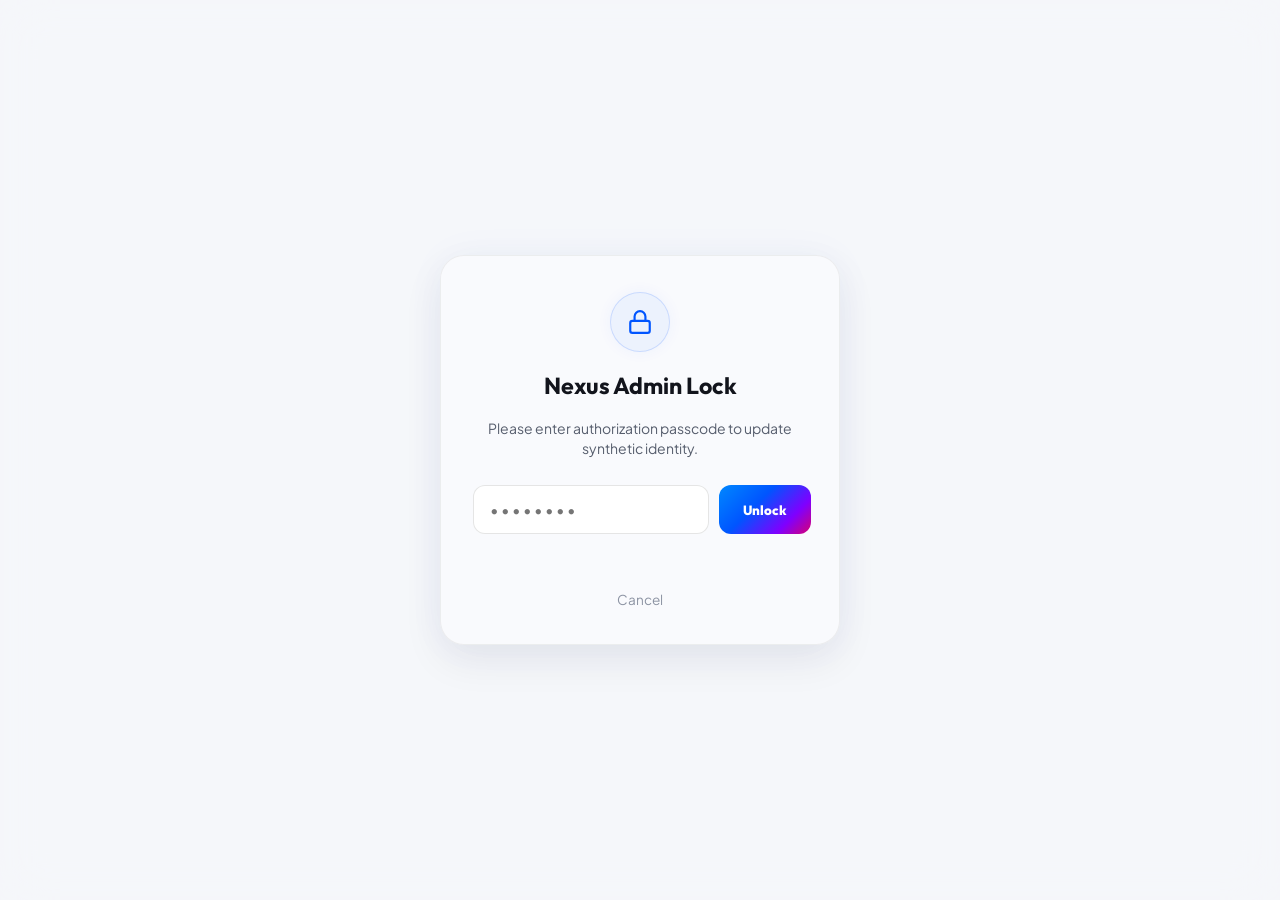
<file: admin.html>
<!DOCTYPE html>
<html lang="en">
<head>
    <meta charset="UTF-8">
    <meta name="viewport" content="width=device-width, initial-scale=1.0">
    <title>Heyahaana | Admin Control Panel</title>
    
    <!-- Favicon -->
    <link rel="icon" type="image/jpeg" href="public/favicon/Faveicona.jpg">
    
    <!-- Google Fonts -->
    <link rel="preconnect" href="https://fonts.googleapis.com">
    <link rel="preconnect" href="https://fonts.gstatic.com" crossorigin>
    <link href="https://fonts.googleapis.com/css2?family=Outfit:wght@300;400;600;800&family=Plus+Jakarta+Sans:wght@300;400;500;600&display=swap" rel="stylesheet">
    
    <!-- Stylesheets -->
    <link rel="stylesheet" href="style.css">
</head>
<body class="admin-body">
    <!-- Ambient Background Glows -->
    <div class="ambient-glow glow-1"></div>
    <div class="ambient-glow glow-2"></div>
    
    <!-- Passcode Lock Screen Modal -->
    <div id="lock-screen" class="lock-screen-overlay">
        <div class="lock-card">
            <div class="lock-icon">
                <svg viewBox="0 0 24 24" fill="none" stroke="currentColor" stroke-width="2">
                    <rect x="3" y="11" width="18" height="11" rx="2" ry="2"></rect>
                    <path d="M7 11V7a5 5 0 0 1 10 0v4"></path>
                </svg>
            </div>
            <h2>Nexus Admin Lock</h2>
            <p>Please enter authorization passcode to update synthetic identity.</p>
            <div class="passcode-input-group">
                <input type="password" id="passcode-field" placeholder="••••••••" aria-label="Enter passcode">
                <button id="passcode-submit-btn">Unlock</button>
            </div>
            <p id="lock-error-msg" class="lock-error-text"></p>
            <a href="index.html" class="back-to-bio-btn">Cancel</a>
        </div>
    </div>

    <!-- Main Admin Dashboard Panel (Hidden until unlocked) -->
    <div id="admin-dashboard" class="container admin-container hidden">
        <header class="admin-header fade-in">
            <div class="admin-title-row">
                <a href="index.html" class="back-arrow-link" title="Return to bio page">
                    <svg viewBox="0 0 24 24" fill="none" stroke="currentColor" stroke-width="2">
                        <line x1="19" y1="12" x2="5" y2="12"></line>
                        <polyline points="12 19 5 12 12 5"></polyline>
                    </svg>
                </a>
                <h1>Aria.Nexus Admin</h1>
            </div>
            <p class="admin-subtitle">Modify profile definitions, brand collaborations, and clickable links.</p>
        </header>

        <main class="admin-main fade-in-delayed">
            <!-- 1. Profile Details Card -->
            <section class="admin-card">
                <div class="admin-card-header">
                    <h3>1. Profile Customization</h3>
                </div>
                <div class="admin-card-body">
                    <div class="form-group">
                        <label for="admin-profile-name">Display Name</label>
                        <input type="text" id="admin-profile-name" placeholder="Aria Thorne">
                    </div>
                    <div class="form-group">
                        <label for="admin-profile-handle">Social Handle</label>
                        <input type="text" id="admin-profile-handle" placeholder="@aria.nexus">
                    </div>
                    <div class="form-group">
                        <label for="admin-profile-avatar">Avatar URL</label>
                        <input type="text" id="admin-profile-avatar" placeholder="assets/avatar.png">
                    </div>
                    <div class="form-group">
                        <label for="admin-profile-bio">Bio Text (HTML allowed)</label>
                        <textarea id="admin-profile-bio" rows="3" placeholder="AI Synthesized Digital Creator..."></textarea>
                    </div>
                </div>
            </section>

            <!-- 2. Bio Link Visitors Log -->
            <section class="admin-card">
                <div class="admin-card-header">
                    <h3>2. Bio Link Visitors Log</h3>
                    <button type="button" id="btn-clear-visits" class="btn-clear-visits" title="Clear Visitor Log">
                        Clear Log
                    </button>
                </div>
                <div class="admin-card-body">
                    <!-- Stats Grid -->
                    <div class="visitor-stats">
                        <div class="stat-box" style="grid-column: span 2;">
                            <span id="total-bio-visits" class="stat-value">0</span>
                            <span class="stat-label">Total Visitors Count</span>
                        </div>
                    </div>
                    
                    <!-- Visitors Log Panel -->
                    <div class="visitor-log-panel">
                        <label>Recent Visitors</label>
                        <div id="admin-visitor-list" class="admin-visitor-list">
                            <!-- Populated dynamically via admin.js -->
                        </div>
                    </div>
                </div>
            </section>

            <!-- 3. Links Management Grid -->
            <section class="admin-card">
                <div class="admin-card-header">
                    <h3>3. Links Manager</h3>
                </div>
                <div class="admin-card-body">
                    <!-- Current Links List Wrapper -->
                    <div class="links-list-panel">
                        <label>Active Links Listing</label>
                        <div id="admin-links-list" class="admin-links-list">
                            <!-- Populated dynamically via admin.js -->
                        </div>
                    </div>

                    <hr class="admin-divider">

                    <!-- Link Form for Add/Edit -->
                    <div id="link-form-container" class="link-form-card">
                        <h4 id="link-form-title">Add New Link Card</h4>
                        <input type="hidden" id="edit-link-index" value="-1">
                        
                        <div class="form-group">
                            <label for="admin-link-title">Link Title</label>
                            <input type="text" id="admin-link-title" placeholder="e.g. Subscribe to Substack">
                        </div>
                        <div class="form-group">
                            <label for="admin-link-subtitle">Link Subtitle (Description)</label>
                            <input type="text" id="admin-link-subtitle" placeholder="e.g. Weekly updates on AI models">
                        </div>
                        <div class="form-group">
                            <label for="admin-link-url">Target URL</label>
                            <input type="text" id="admin-link-url" placeholder="https://domain.com/link">
                        </div>
                        <div class="form-row-2">
                            <div class="form-group">
                                <label for="admin-link-icon">Icon Graphic</label>
                                <select id="admin-link-icon">
                                    <option value="model">Neural Grid / Database</option>
                                    <option value="newsletter">Envelope / Mail</option>
                                    <option value="portfolio">Globe / Planet</option>
                                    <option value="keynote">Play Arrow</option>
                                    <option value="generic">External Link Chain</option>
                                </select>
                            </div>
                            <div class="form-group link-form-actions">
                                <label class="hidden-label">Control</label>
                                <div class="btn-group-2">
                                    <button type="button" id="btn-save-link" class="admin-btn-secondary">Save Link</button>
                                    <button type="button" id="btn-cancel-link" class="admin-btn-dark hidden">Cancel</button>
                                </div>
                            </div>
                        </div>
                    </div>
                </div>
            </section>

            <!-- Save Control Bar -->
            <div class="admin-save-footer">
                <button type="button" id="btn-save-dashboard" class="admin-btn-primary">
                    <svg viewBox="0 0 24 24" fill="none" stroke="currentColor" stroke-width="2.5" stroke-linecap="round" stroke-linejoin="round">
                        <polyline points="20 6 9 17 4 12"></polyline>
                    </svg>
                    Save All Changes
                </button>
                <a href="index.html" class="admin-btn-dark">Cancel &amp; Go Back</a>
            </div>
        </main>
    </div>

    <!-- Notification Toast Container -->
    <div id="toast" class="toast" role="alert">Changes persisted successfully!</div>

    <!-- Admin Panel Script -->
    <script src="admin.js"></script>
</body>
</html>
</file>
<file: style.css>
/* CSS Reset and Base Variables - White Theme */
:root {
    --bg-base: #f5f7fb;
    --bg-surface: rgba(255, 255, 255, 0.45);
    --bg-surface-hover: rgba(255, 255, 255, 0.75);
    --border-color: rgba(0, 0, 0, 0.06);
    --border-color-hover: rgba(0, 85, 255, 0.25);
    
    --text-primary: #12141c;
    --text-secondary: #565d6d;
    --text-muted: #8c93a3;
    
    --color-accent-cyan: #0088ff;
    --color-accent-blue: #0055ff;
    --color-accent-purple: #7f00ff;
    --color-accent-pink: #d80073;
    --color-accent-red: #e6003e;
    
    --grad-primary: linear-gradient(135deg, var(--color-accent-cyan) 0%, var(--color-accent-blue) 40%, var(--color-accent-purple) 75%, var(--color-accent-pink) 100%);
    --grad-text: linear-gradient(90deg, #12141c 0%, #474b5a 100%);
    --grad-glowing-accent: linear-gradient(90deg, var(--color-accent-cyan), var(--color-accent-purple), var(--color-accent-pink), var(--color-accent-cyan));
    
    --font-heading: 'Outfit', sans-serif;
    --font-body: 'Plus Jakarta Sans', sans-serif;
    
    --shadow-sm: 0 4px 16px rgba(0, 0, 0, 0.03);
    --shadow-md: 0 8px 24px rgba(0, 0, 0, 0.05);
    --shadow-lg: 0 16px 40px rgba(0, 0, 0, 0.07);
    --shadow-glow: 0 0 20px rgba(0, 85, 255, 0.08);
    
    --transition-fast: 0.2s cubic-bezier(0.4, 0, 0.2, 1);
    --transition-normal: 0.3s cubic-bezier(0.4, 0, 0.2, 1);
    --transition-slow: 0.6s cubic-bezier(0.4, 0, 0.2, 1);
    
    --container-max-width: 480px;
}

* {
    margin: 0;
    padding: 0;
    box-sizing: border-box;
}

html {
    scroll-behavior: smooth;
    background-color: var(--bg-base);
    font-size: 16px;
    -webkit-font-smoothing: antialiased;
    -moz-osx-font-smoothing: grayscale;
}

body {
    font-family: var(--font-body);
    color: var(--text-primary);
    background-color: var(--bg-base);
    min-height: 100vh;
    overflow-x: hidden;
    position: relative;
    display: flex;
    justify-content: center;
    align-items: flex-start;
    padding: 2rem 1rem;
}

/* Scrollbar styling */
::-webkit-scrollbar {
    width: 6px;
}
::-webkit-scrollbar-track {
    background: var(--bg-base);
}
::-webkit-scrollbar-thumb {
    background: rgba(0, 0, 0, 0.08);
    border-radius: 10px;
}
::-webkit-scrollbar-thumb:hover {
    background: rgba(0, 85, 255, 0.3);
}

/* Ambient Background Glows */
.ambient-glow {
    position: fixed;
    border-radius: 50%;
    filter: blur(140px);
    z-index: -10;
    pointer-events: none;
    opacity: 0.35;
}

.glow-1 {
    width: 500px;
    height: 500px;
    background: radial-gradient(circle, rgba(127, 0, 255, 0.3) 0%, transparent 70%);
    top: -150px;
    left: -150px;
    animation: floatGlow1 25s ease-in-out infinite alternate;
}

.glow-2 {
    width: 600px;
    height: 600px;
    background: radial-gradient(circle, rgba(0, 136, 255, 0.3) 0%, transparent 75%);
    bottom: -200px;
    right: -200px;
    animation: floatGlow2 30s ease-in-out infinite alternate;
}

@keyframes floatGlow1 {
    0% { transform: translate(0, 0) scale(1); }
    100% { transform: translate(120px, 80px) scale(1.15); }
}

@keyframes floatGlow2 {
    0% { transform: translate(0, 0) scale(1); }
    100% { transform: translate(-100px, -120px) scale(0.9); }
}

/* Custom Cursor Glow (Desktop) */
.cursor-glow {
    width: 250px;
    height: 250px;
    background: radial-gradient(circle, rgba(0, 85, 255, 0.06) 0%, transparent 70%);
    position: fixed;
    top: 0;
    left: 0;
    transform: translate(-50%, -50%);
    pointer-events: none;
    z-index: -5;
    border-radius: 50%;
    opacity: 0;
    transition: opacity 0.5s ease;
}

body:hover .cursor-glow {
    opacity: 1;
}

/* Main Layout Container */
.container {
    width: 100%;
    max-width: var(--container-max-width);
    margin: 0 auto;
    display: flex;
    flex-direction: column;
    gap: 2.2rem;
}

/* Utilities for Animations */
.fade-in {
    opacity: 0;
    transform: translateY(20px);
    animation: fadeInUp 0.8s cubic-bezier(0.16, 1, 0.3, 1) forwards;
}

.fade-in-delayed {
    opacity: 0;
    transform: translateY(20px);
    animation: fadeInUp 0.8s cubic-bezier(0.16, 1, 0.3, 1) 0.25s forwards;
}

@keyframes fadeInUp {
    to {
        opacity: 1;
        transform: translateY(0);
    }
}

/* Profile Header */
.profile-header {
    text-align: center;
    display: flex;
    flex-direction: column;
    align-items: center;
    position: relative;
    padding-top: 1rem;
}

.avatar-wrapper {
    position: relative;
    width: 110px;
    height: 110px;
    margin-bottom: 1.5rem;
}

.profile-avatar {
    width: 100%;
    height: 100%;
    border-radius: 50%;
    object-fit: cover;
    border: 2.5px solid rgba(0, 0, 0, 0.05);
    box-shadow: var(--shadow-lg), 0 0 25px rgba(0, 0, 0, 0.08);
    background-color: var(--bg-surface);
    transition: transform var(--transition-slow);
}

.avatar-wrapper:hover .profile-avatar {
    transform: rotate(5deg) scale(1.04);
    border-color: var(--color-accent-blue);
    box-shadow: var(--shadow-lg), 0 0 25px rgba(0, 85, 255, 0.15);
}

/* Pulsing Online Badge */
.pulse-indicator {
    position: absolute;
    bottom: 2px;
    right: 2px;
    width: 16px;
    height: 16px;
    background-color: #00e676;
    border: 3px solid var(--bg-base);
    border-radius: 50%;
    box-shadow: 0 0 10px rgba(0, 230, 118, 0.3);
}

.pulse-indicator::after {
    content: '';
    position: absolute;
    top: -3px;
    left: -3px;
    width: 16px;
    height: 16px;
    border-radius: 50%;
    border: 3px solid #00e676;
    opacity: 0.8;
    animation: badgePulse 2s infinite ease-out;
}

@keyframes badgePulse {
    0% { transform: scale(1); opacity: 1; }
    100% { transform: scale(2.2); opacity: 0; }
}

.profile-name {
    font-family: var(--font-heading);
    font-size: 1.85rem;
    font-weight: 800;
    letter-spacing: -0.5px;
    display: inline-flex;
    align-items: center;
    gap: 0.4rem;
    margin-bottom: 0.3rem;
    background: var(--grad-text);
    -webkit-background-clip: text;
    -webkit-text-fill-color: transparent;
}

.verified-badge {
    color: var(--color-accent-blue);
    display: inline-flex;
    align-items: center;
    width: 22px;
    height: 22px;
}

.verified-badge svg {
    width: 100%;
    height: 100%;
    filter: drop-shadow(0 0 4px rgba(0, 85, 255, 0.2));
}

.profile-handle {
    font-family: var(--font-heading);
    font-size: 1rem;
    font-weight: 600;
    color: var(--color-accent-blue);
    letter-spacing: 0.5px;
    margin-bottom: 0.8rem;
    text-shadow: 0 0 10px rgba(0, 85, 255, 0.08);
}

.profile-bio {
    font-size: 0.925rem;
    line-height: 1.5;
    color: var(--text-secondary);
    max-width: 90%;
    margin-bottom: 1.5rem;
}

/* Social Grid */
.social-grid {
    display: flex;
    justify-content: center;
    gap: 1.1rem;
    margin-bottom: 0.5rem;
}

.social-icon-link {
    display: flex;
    align-items: center;
    justify-content: center;
    width: 44px;
    height: 44px;
    border-radius: 50%;
    background: var(--bg-surface);
    border: 1px solid var(--border-color);
    color: var(--text-secondary);
    transition: all var(--transition-fast);
}

.social-icon-link svg {
    width: 20px;
    height: 20px;
    transition: transform var(--transition-fast);
}

.social-icon-link:hover {
    color: var(--color-accent-blue);
    border-color: var(--color-accent-blue);
    background: rgba(0, 85, 255, 0.04);
    box-shadow: var(--shadow-glow);
    transform: translateY(-3px);
}

.social-icon-link:hover svg {
    transform: scale(1.12);
}

.social-icon-link:active {
    transform: translateY(-1px) scale(0.96);
}

/* Main Content Wrapper */
.content-area {
    display: flex;
    flex-direction: column;
    gap: 1.8rem;
}

/* Glassmorphism Card Base Styles */
.featured-card, .link-card, .admin-card {
    background: var(--bg-surface);
    backdrop-filter: blur(20px) saturate(180%);
    -webkit-backdrop-filter: blur(20px) saturate(180%);
    border-radius: 20px;
    border: 1px solid var(--border-color);
    transition: all var(--transition-normal);
}

/* Featured Campaign Card (Commercial Promo) */
.featured-card {
    overflow: hidden;
    display: flex;
    flex-direction: column;
    box-shadow: var(--shadow-md);
}

.featured-card:hover {
    border-color: rgba(0, 0, 0, 0.1);
    box-shadow: var(--shadow-lg), 0 5px 25px rgba(0, 0, 0, 0.05);
    transform: translateY(-4px);
}

.featured-image-container {
    position: relative;
    width: 100%;
    height: 190px;
    overflow: hidden;
}

.featured-img {
    width: 100%;
    height: 100%;
    object-fit: cover;
    transition: transform 1.2s cubic-bezier(0.16, 1, 0.3, 1);
}

.featured-card:hover .featured-img {
    transform: scale(1.05);
}

.featured-tag {
    position: absolute;
    top: 15px;
    left: 15px;
    font-family: var(--font-heading);
    font-weight: 800;
    font-size: 0.7rem;
    letter-spacing: 1px;
    background: var(--grad-primary);
    color: #ffffff;
    padding: 0.35rem 0.75rem;
    border-radius: 50px;
    box-shadow: 0 4px 15px rgba(0, 85, 255, 0.3);
}

.featured-body {
    padding: 1.5rem;
    display: flex;
    flex-direction: column;
    gap: 0.75rem;
}

.featured-title {
    font-family: var(--font-heading);
    font-size: 1.25rem;
    font-weight: 600;
    line-height: 1.3;
}

.featured-description {
    font-size: 0.875rem;
    color: var(--text-secondary);
    line-height: 1.5;
}

/* Premium CTA Button inside Featured Card */
.cta-button {
    text-decoration: none;
    font-family: var(--font-heading);
    font-weight: 800;
    font-size: 0.875rem;
    letter-spacing: 0.5px;
    display: inline-flex;
    align-items: center;
    justify-content: center;
    gap: 0.5rem;
    margin-top: 0.5rem;
    padding: 0.9rem 1.5rem;
    border-radius: 12px;
    position: relative;
    overflow: hidden;
    background: var(--grad-primary);
    color: #ffffff;
    box-shadow: 0 4px 18px rgba(0, 85, 255, 0.25);
    transition: all var(--transition-fast);
}

.cta-button::before {
    content: '';
    position: absolute;
    top: 0;
    left: -100%;
    width: 50%;
    height: 100%;
    background: linear-gradient(90deg, transparent, rgba(255, 255, 255, 0.25), transparent);
    transform: skewX(-25deg);
    transition: none;
}

.cta-button:hover::before {
    animation: shineSweep 1.2s ease-in-out infinite;
}

@keyframes shineSweep {
    100% { left: 200%; }
}

.cta-button:hover {
    transform: translateY(-2px);
    box-shadow: 0 8px 25px rgba(0, 85, 255, 0.35);
}

.cta-button:active {
    transform: translateY(0);
    box-shadow: 0 4px 10px rgba(0, 85, 255, 0.15);
}

.cta-button svg {
    transition: transform var(--transition-fast);
}

.cta-button:hover svg {
    transform: translateX(4px);
}

/* Links Section */
.links-section {
    display: flex;
    flex-direction: column;
    gap: 1rem;
}

/* Interactive link cards */
.link-card {
    text-decoration: none;
    display: flex;
    align-items: center;
    padding: 1.15rem;
    gap: 1.15rem;
    box-shadow: var(--shadow-sm);
    position: relative;
    overflow: hidden;
}

.link-card::before {
    content: '';
    position: absolute;
    top: 0;
    left: 0;
    width: 3px;
    height: 100%;
    background: var(--grad-primary);
    opacity: 0;
    transition: opacity var(--transition-fast);
}

.link-card:hover {
    transform: scale(1.015) translateY(-2px);
    border-color: var(--border-color-hover);
    background: var(--bg-surface-hover);
    box-shadow: var(--shadow-md), 0 5px 15px rgba(0, 0, 0, 0.03);
}

.link-card:hover::before {
    opacity: 1;
}

.link-icon {
    display: flex;
    align-items: center;
    justify-content: center;
    width: 44px;
    height: 44px;
    border-radius: 12px;
    background: rgba(0, 0, 0, 0.02);
    border: 1px solid rgba(0, 0, 0, 0.04);
    color: var(--color-accent-blue);
    flex-shrink: 0;
    transition: all var(--transition-normal);
}

.link-card:hover .link-icon {
    background: rgba(0, 85, 255, 0.06);
    border-color: rgba(0, 85, 255, 0.15);
    color: var(--color-accent-blue);
    box-shadow: 0 0 10px rgba(0, 85, 255, 0.05);
}

.link-icon svg {
    width: 22px;
    height: 22px;
}

.link-info {
    flex-grow: 1;
    display: flex;
    flex-direction: column;
    gap: 0.25rem;
}

.link-title {
    font-family: var(--font-heading);
    font-weight: 600;
    font-size: 1.05rem;
    color: var(--text-primary);
}

.link-sub {
    font-size: 0.8rem;
    color: var(--text-secondary);
    line-height: 1.3;
}

.link-arrow {
    display: flex;
    align-items: center;
    justify-content: center;
    color: var(--text-muted);
    transition: all var(--transition-fast);
}

.link-arrow svg {
    width: 18px;
    height: 18px;
}

.link-card:hover .link-arrow {
    color: var(--color-accent-blue);
    transform: translateX(3px);
}

/* Interactive Share Button Grid */
.share-container {
    display: flex;
    justify-content: center;
    margin-top: 0.5rem;
}

.share-btn {
    display: flex;
    align-items: center;
    justify-content: center;
    gap: 0.6rem;
    padding: 0.9rem 2.2rem;
    border-radius: 50px;
    background: rgba(255, 255, 255, 0.6);
    border: 1px solid var(--border-color);
    color: var(--text-primary);
    font-family: var(--font-heading);
    font-weight: 600;
    font-size: 0.9rem;
    cursor: pointer;
    box-shadow: var(--shadow-sm);
    transition: all var(--transition-fast);
}

.share-btn svg {
    width: 18px;
    height: 18px;
    color: var(--text-secondary);
    transition: transform var(--transition-fast);
}

.share-btn:hover {
    background: #ffffff;
    border-color: rgba(0, 0, 0, 0.15);
    transform: translateY(-2px);
}

.share-btn:hover svg {
    color: var(--color-accent-blue);
    transform: translateY(-2px);
}

.share-btn:active {
    transform: scale(0.97) translateY(0);
}

/* Footer Section */
.profile-footer {
    text-align: center;
    margin-top: 1.5rem;
    padding-bottom: 2rem;
    display: flex;
    flex-direction: column;
    gap: 1.2rem;
}

.business-inquiry {
    font-size: 0.85rem;
    color: var(--text-secondary);
}

.business-inquiry a {
    color: var(--text-primary);
    text-decoration: none;
    font-weight: 600;
    border-bottom: 1.5px solid var(--color-accent-blue);
    padding-bottom: 1px;
    transition: all var(--transition-fast);
}

.business-inquiry a:hover {
    color: var(--color-accent-blue);
    text-shadow: 0 0 10px rgba(0, 85, 255, 0.1);
}

.footer-bottom {
    display: flex;
    flex-direction: column;
    align-items: center;
    gap: 0.85rem;
    border-top: 1px solid var(--border-color);
    padding-top: 1.5rem;
    font-size: 0.75rem;
    color: var(--text-muted);
}

.footer-actions {
    display: flex;
    justify-content: center;
    align-items: center;
    gap: 1rem;
    width: 100%;
}

.system-status {
    display: inline-flex;
    align-items: center;
    gap: 0.4rem;
    background: rgba(255, 255, 255, 0.6);
    border: 1px solid var(--border-color);
    padding: 0.35rem 0.85rem;
    border-radius: 50px;
}

.pulse-dot {
    width: 6px;
    height: 6px;
    background-color: var(--color-accent-blue);
    border-radius: 50%;
    box-shadow: 0 0 6px var(--color-accent-blue);
    animation: indicatorPulse 1.2s infinite alternate;
}

.admin-access-btn {
    display: inline-flex;
    align-items: center;
    gap: 0.4rem;
    background: rgba(255, 255, 255, 0.6);
    border: 1px solid var(--border-color);
    padding: 0.35rem 0.85rem;
    border-radius: 50px;
    color: var(--text-secondary);
    text-decoration: none;
    transition: all var(--transition-fast);
}

.admin-access-btn svg {
    width: 12px;
    height: 12px;
}

.admin-access-btn:hover {
    color: var(--color-accent-blue);
    border-color: rgba(0, 85, 255, 0.2);
    background: #ffffff;
}

/* Notification Toast */
.toast {
    position: fixed;
    bottom: 24px;
    left: 50%;
    transform: translate(-50%, 40px);
    background: rgba(255, 255, 255, 0.95);
    border: 1px solid var(--color-accent-blue);
    box-shadow: 0 8px 30px rgba(0, 0, 0, 0.08), 0 0 15px rgba(0, 85, 255, 0.1);
    color: var(--text-primary);
    font-size: 0.875rem;
    padding: 0.9rem 1.6rem;
    border-radius: 50px;
    opacity: 0;
    pointer-events: none;
    z-index: 999;
    transition: all 0.4s cubic-bezier(0.175, 0.885, 0.32, 1.275);
    backdrop-filter: blur(10px);
}

.toast.show {
    opacity: 1;
    transform: translate(-50%, 0);
}

/* Hover/active styles for mobile touch compatibility */
@media (hover: none) {
    .cursor-glow {
        display: none;
    }
}

/* ====================================================
   ADMIN PANEL DASHBOARD STYLES
   ==================================================== */
.admin-body {
    padding: 2rem 1.5rem;
}

.admin-container {
    max-width: 540px;
}

.admin-header {
    margin-bottom: 0.5rem;
}

.admin-title-row {
    display: flex;
    align-items: center;
    gap: 0.8rem;
    margin-bottom: 0.4rem;
}

.admin-title-row h1 {
    font-family: var(--font-heading);
    font-weight: 800;
    font-size: 1.8rem;
    background: var(--grad-primary);
    -webkit-background-clip: text;
    -webkit-text-fill-color: transparent;
}

.back-arrow-link {
    color: var(--text-secondary);
    display: inline-flex;
    align-items: center;
    justify-content: center;
    width: 36px;
    height: 36px;
    border-radius: 50%;
    background: rgba(255, 255, 255, 0.6);
    border: 1px solid var(--border-color);
    transition: all var(--transition-fast);
}

.back-arrow-link svg {
    width: 18px;
    height: 18px;
}

.back-arrow-link:hover {
    color: var(--color-accent-blue);
    border-color: var(--color-accent-blue);
    background: #ffffff;
}

.admin-subtitle {
    font-size: 0.875rem;
    color: var(--text-secondary);
    line-height: 1.4;
}

/* Passcode Lock Screen Overlay */
.lock-screen-overlay {
    position: fixed;
    top: 0;
    left: 0;
    width: 100vw;
    height: 100vh;
    background: rgba(245, 247, 251, 0.8);
    backdrop-filter: blur(25px);
    -webkit-backdrop-filter: blur(25px);
    z-index: 1000;
    display: flex;
    align-items: center;
    justify-content: center;
    padding: 1.5rem;
    transition: opacity 0.3s ease;
}

.lock-card {
    background: var(--bg-surface);
    border: 1px solid var(--border-color);
    border-radius: 24px;
    padding: 2.2rem 2rem;
    width: 100%;
    max-width: 400px;
    text-align: center;
    box-shadow: var(--shadow-lg), 0 0 40px rgba(0, 85, 255, 0.04);
    display: flex;
    flex-direction: column;
    align-items: center;
    gap: 1.2rem;
}

.lock-icon {
    width: 60px;
    height: 60px;
    border-radius: 50%;
    background: rgba(0, 85, 255, 0.05);
    border: 1px solid rgba(0, 85, 255, 0.15);
    color: var(--color-accent-blue);
    display: flex;
    align-items: center;
    justify-content: center;
    box-shadow: 0 0 15px rgba(0, 85, 255, 0.05);
}

.lock-icon svg {
    width: 26px;
    height: 26px;
}

.lock-card h2 {
    font-family: var(--font-heading);
    font-size: 1.45rem;
    font-weight: 700;
}

.lock-card p {
    font-size: 0.875rem;
    color: var(--text-secondary);
    line-height: 1.4;
}

.passcode-input-group {
    width: 100%;
    display: flex;
    gap: 0.6rem;
    margin-top: 0.5rem;
}

#passcode-field {
    flex-grow: 1;
    background: #ffffff;
    border: 1px solid rgba(0, 0, 0, 0.1);
    border-radius: 12px;
    padding: 0.8rem 1rem;
    color: var(--text-primary);
    font-size: 1rem;
    letter-spacing: 2px;
    font-family: var(--font-body);
    transition: all var(--transition-fast);
}

#passcode-field:focus {
    outline: none;
    border-color: rgba(0, 85, 255, 0.4);
    box-shadow: 0 0 10px rgba(0, 85, 255, 0.05);
}

#passcode-submit-btn {
    background: var(--grad-primary);
    border: none;
    color: #ffffff;
    font-family: var(--font-heading);
    font-weight: 800;
    padding: 0 1.5rem;
    border-radius: 12px;
    cursor: pointer;
    transition: all var(--transition-fast);
}

#passcode-submit-btn:hover {
    transform: translateY(-1px);
    box-shadow: 0 4px 15px rgba(0, 85, 255, 0.25);
}

#passcode-submit-btn:active {
    transform: translateY(0);
}

.lock-error-text {
    font-size: 0.8rem !important;
    color: var(--color-accent-red) !important;
    min-height: 1.2rem;
}

.back-to-bio-btn {
    text-decoration: none;
    font-size: 0.85rem;
    color: var(--text-muted);
    transition: color var(--transition-fast);
}

.back-to-bio-btn:hover {
    color: var(--text-secondary);
}

/* Admin Dashboard Cards styling */
.admin-card {
    padding: 1.5rem;
    margin-bottom: 1.5rem;
    box-shadow: var(--shadow-sm);
}

.admin-card-header {
    display: flex;
    justify-content: space-between;
    align-items: center;
    border-bottom: 1px solid var(--border-color);
    padding-bottom: 0.85rem;
    margin-bottom: 1.25rem;
}

.admin-card-header h3 {
    font-family: var(--font-heading);
    font-size: 1.15rem;
    font-weight: 600;
}

.admin-card-body {
    display: flex;
    flex-direction: column;
    gap: 1.1rem;
    transition: opacity var(--transition-normal);
}

/* Form Styling */
.form-group {
    display: flex;
    flex-direction: column;
    gap: 0.4rem;
    width: 100%;
}

.form-group label {
    font-size: 0.75rem;
    font-weight: 600;
    text-transform: uppercase;
    letter-spacing: 0.5px;
    color: var(--text-secondary);
}

.form-group input, 
.form-group textarea, 
.form-group select {
    background: #ffffff;
    border: 1px solid rgba(0, 0, 0, 0.08);
    border-radius: 10px;
    padding: 0.75rem 0.95rem;
    color: var(--text-primary);
    font-family: var(--font-body);
    font-size: 0.875rem;
    width: 100%;
    transition: all var(--transition-fast);
}

.form-group input:focus, 
.form-group textarea:focus, 
.form-group select:focus {
    outline: none;
    border-color: rgba(0, 85, 255, 0.4);
    box-shadow: 0 0 10px rgba(0, 85, 255, 0.04);
}

.form-row-2 {
    display: grid;
    grid-template-columns: 1fr 1fr;
    gap: 1rem;
}

/* Custom CSS Toggle Switch */
.toggle-switch {
    position: relative;
    display: inline-block;
    width: 44px;
    height: 24px;
}

.toggle-switch input {
    opacity: 0;
    width: 0;
    height: 0;
}

.toggle-slider {
    position: absolute;
    cursor: pointer;
    top: 0;
    left: 0;
    right: 0;
    bottom: 0;
    background-color: rgba(0, 0, 0, 0.06);
    transition: .3s cubic-bezier(0.4, 0, 0.2, 1);
    border-radius: 34px;
    border: 1px solid rgba(0, 0, 0, 0.08);
}

.toggle-slider:before {
    position: absolute;
    content: "";
    height: 16px;
    width: 16px;
    left: 3px;
    bottom: 3px;
    background-color: var(--text-muted);
    transition: .3s cubic-bezier(0.4, 0, 0.2, 1);
    border-radius: 50%;
}

.toggle-switch input:checked + .toggle-slider {
    background-color: rgba(0, 85, 255, 0.08);
    border-color: rgba(0, 85, 255, 0.25);
}

.toggle-switch input:checked + .toggle-slider:before {
    transform: translateX(20px);
    background-color: var(--color-accent-blue);
    box-shadow: 0 0 8px rgba(0, 85, 255, 0.2);
}

/* Links lists in dashboard */
.links-list-panel {
    display: flex;
    flex-direction: column;
    gap: 0.5rem;
}

.links-list-panel > label {
    font-size: 0.75rem;
    font-weight: 600;
    text-transform: uppercase;
    letter-spacing: 0.5px;
    color: var(--text-secondary);
    margin-bottom: 0.2rem;
}

.admin-links-list {
    display: flex;
    flex-direction: column;
    gap: 0.6rem;
    max-height: 250px;
    overflow-y: auto;
    border: 1px solid rgba(0, 0, 0, 0.08);
    background: rgba(0, 0, 0, 0.02);
    border-radius: 12px;
    padding: 0.5rem;
}

.admin-link-row {
    display: flex;
    justify-content: space-between;
    align-items: center;
    padding: 0.75rem 1rem;
    border-radius: 10px;
    background: #ffffff;
    border: 1px solid rgba(0, 0, 0, 0.06);
    gap: 1rem;
}

.admin-link-row:hover {
    border-color: rgba(0, 0, 0, 0.12);
    box-shadow: var(--shadow-sm);
}

.row-info {
    display: flex;
    flex-direction: column;
    gap: 0.2rem;
    overflow: hidden;
}

.row-title {
    font-size: 0.9rem;
    font-weight: 600;
    white-space: nowrap;
    text-overflow: ellipsis;
    overflow: hidden;
}

.row-sub {
    font-size: 0.75rem;
    color: var(--text-secondary);
    white-space: nowrap;
    text-overflow: ellipsis;
    overflow: hidden;
}

.row-actions {
    display: flex;
    gap: 0.5rem;
    flex-shrink: 0;
}

.btn-edit-row, .btn-delete-row {
    background: #ffffff;
    border: 1px solid rgba(0, 0, 0, 0.08);
    width: 32px;
    height: 32px;
    border-radius: 8px;
    display: flex;
    align-items: center;
    justify-content: center;
    cursor: pointer;
    transition: all var(--transition-fast);
}

.btn-edit-row svg, .btn-delete-row svg {
    width: 14px;
    height: 14px;
}

.btn-edit-row {
    color: var(--color-accent-blue);
}

.btn-edit-row:hover {
    background: rgba(0, 85, 255, 0.06);
    border-color: var(--color-accent-blue);
}

.btn-delete-row {
    color: var(--color-accent-red);
}

.btn-delete-row:hover {
    background: rgba(230, 0, 62, 0.06);
    border-color: var(--color-accent-red);
}

.no-links-msg {
    text-align: center;
    padding: 2rem 1rem;
    font-size: 0.85rem;
    color: var(--text-muted);
}

.admin-divider {
    border: 0;
    height: 1px;
    background: rgba(0, 0, 0, 0.08);
    margin: 0.5rem 0;
}

/* Link Form Subcard */
.link-form-card {
    background: rgba(0, 0, 0, 0.005);
    border: 1px dashed rgba(0, 0, 0, 0.12);
    border-radius: 12px;
    padding: 1.15rem;
    display: flex;
    flex-direction: column;
    gap: 1rem;
}

.link-form-card h4 {
    font-family: var(--font-heading);
    font-size: 0.95rem;
    font-weight: 600;
    color: var(--color-accent-blue);
}

.link-form-actions {
    display: flex;
    flex-direction: column;
    justify-content: flex-end;
}

.hidden-label {
    visibility: hidden;
    height: 0.4rem;
}

.btn-group-2 {
    display: grid;
    grid-template-columns: 1fr auto;
    gap: 0.5rem;
}

/* Button Classes */
.admin-btn-primary {
    background: var(--grad-primary);
    border: none;
    color: #ffffff;
    font-family: var(--font-heading);
    font-weight: 800;
    font-size: 0.9rem;
    padding: 0.85rem 1.75rem;
    border-radius: 12px;
    display: inline-flex;
    align-items: center;
    justify-content: center;
    gap: 0.5rem;
    cursor: pointer;
    box-shadow: 0 4px 15px rgba(0, 85, 255, 0.25);
    transition: all var(--transition-fast);
}

.admin-btn-primary svg {
    width: 16px;
    height: 16px;
}

.admin-btn-primary:hover {
    transform: translateY(-2px);
    box-shadow: 0 8px 25px rgba(0, 85, 255, 0.35);
}

.admin-btn-secondary {
    background: rgba(0, 85, 255, 0.05);
    border: 1px solid var(--color-accent-blue);
    color: var(--color-accent-blue);
    font-family: var(--font-heading);
    font-weight: 600;
    font-size: 0.85rem;
    padding: 0.75rem 1rem;
    border-radius: 10px;
    cursor: pointer;
    transition: all var(--transition-fast);
}

.admin-btn-secondary:hover {
    background: rgba(0, 85, 255, 0.1);
}

.admin-btn-dark {
    text-decoration: none;
    background: rgba(0, 0, 0, 0.03);
    border: 1px solid rgba(0, 0, 0, 0.08);
    color: var(--text-secondary);
    font-family: var(--font-heading);
    font-weight: 600;
    font-size: 0.875rem;
    padding: 0.85rem 1.25rem;
    border-radius: 12px;
    display: inline-flex;
    align-items: center;
    justify-content: center;
    cursor: pointer;
    transition: all var(--transition-fast);
}

.admin-btn-dark:hover {
    background: rgba(0, 0, 0, 0.06);
    color: var(--text-primary);
    border-color: rgba(0, 0, 0, 0.15);
}

.admin-save-footer {
    display: flex;
    justify-content: space-between;
    align-items: center;
    border-top: 1px solid var(--border-color);
    padding-top: 1.5rem;
    margin-top: 1rem;
    margin-bottom: 2rem;
}

/* Helper utilities */
.hidden {
    display: none !important;
}

/* Visitor Log & Stats Styling */
.btn-clear-visits {
    background: transparent;
    border: 1px solid rgba(230, 0, 62, 0.3);
    color: var(--color-accent-red);
    font-family: var(--font-heading);
    font-weight: 600;
    font-size: 0.75rem;
    padding: 0.4rem 0.85rem;
    border-radius: 8px;
    cursor: pointer;
    transition: all var(--transition-fast);
}

.btn-clear-visits:hover {
    background: rgba(230, 0, 62, 0.05);
    border-color: var(--color-accent-red);
}

.visitor-stats {
    display: grid;
    grid-template-columns: 1fr 1fr;
    gap: 1rem;
    margin-bottom: 0.5rem;
}

.stat-box {
    background: #ffffff;
    border: 1px solid rgba(0, 0, 0, 0.06);
    border-radius: 12px;
    padding: 1rem;
    display: flex;
    flex-direction: column;
    align-items: center;
    justify-content: center;
    text-align: center;
    box-shadow: var(--shadow-sm);
}

.stat-value {
    font-family: var(--font-heading);
    font-size: 1.75rem;
    font-weight: 800;
    background: var(--grad-primary);
    -webkit-background-clip: text;
    -webkit-text-fill-color: transparent;
    margin-bottom: 0.2rem;
}

.stat-label {
    font-size: 0.75rem;
    font-weight: 600;
    color: var(--text-secondary);
    text-transform: uppercase;
    letter-spacing: 0.5px;
}

.visitor-log-panel {
    display: flex;
    flex-direction: column;
    gap: 0.5rem;
}

.visitor-log-panel > label {
    font-size: 0.75rem;
    font-weight: 600;
    text-transform: uppercase;
    letter-spacing: 0.5px;
    color: var(--text-secondary);
}

.admin-visitor-list {
    display: flex;
    flex-direction: column;
    gap: 0.6rem;
    max-height: 250px;
    overflow-y: auto;
    border: 1px solid rgba(0, 0, 0, 0.08);
    background: rgba(0, 0, 0, 0.02);
    border-radius: 12px;
    padding: 0.5rem;
}

.admin-visitor-row {
    display: flex;
    justify-content: space-between;
    align-items: center;
    padding: 0.75rem 1rem;
    border-radius: 10px;
    background: #ffffff;
    border: 1px solid rgba(0, 0, 0, 0.06);
    gap: 1rem;
}

.admin-visitor-row:hover {
    border-color: rgba(0, 85, 255, 0.15);
    box-shadow: var(--shadow-sm);
}

.visitor-info {
    display: flex;
    flex-direction: column;
    gap: 0.2rem;
    overflow: hidden;
}

.visitor-source {
    font-size: 0.9rem;
    font-weight: 600;
    color: var(--text-primary);
    display: flex;
    align-items: center;
    gap: 0.4rem;
}

.visitor-badge {
    background: rgba(0, 136, 255, 0.08);
    color: var(--color-accent-cyan);
    font-size: 0.65rem;
    font-weight: 800;
    padding: 0.15rem 0.4rem;
    border-radius: 4px;
    text-transform: uppercase;
}

.visitor-meta {
    font-size: 0.75rem;
    color: var(--text-secondary);
}

.visitor-time {
    font-size: 0.75rem;
    color: var(--text-muted);
    white-space: nowrap;
    text-align: right;
}
</file>
